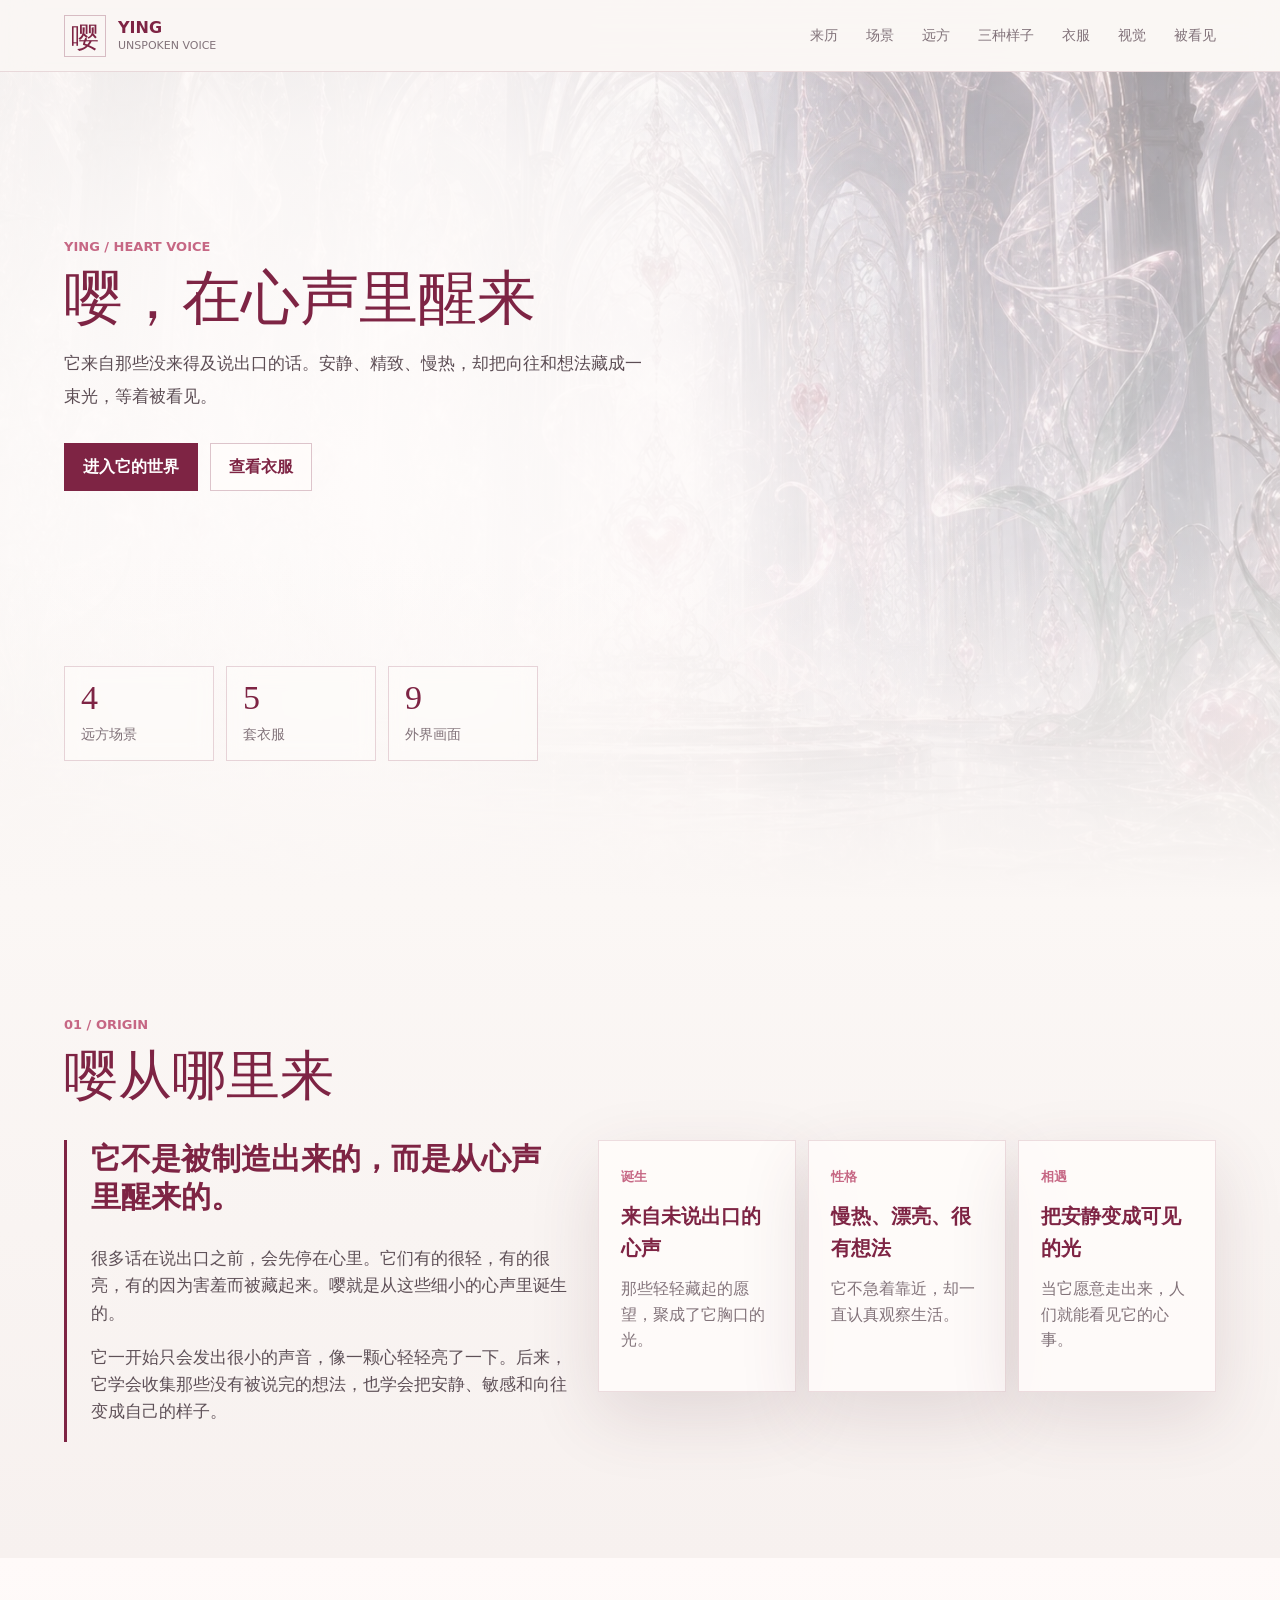
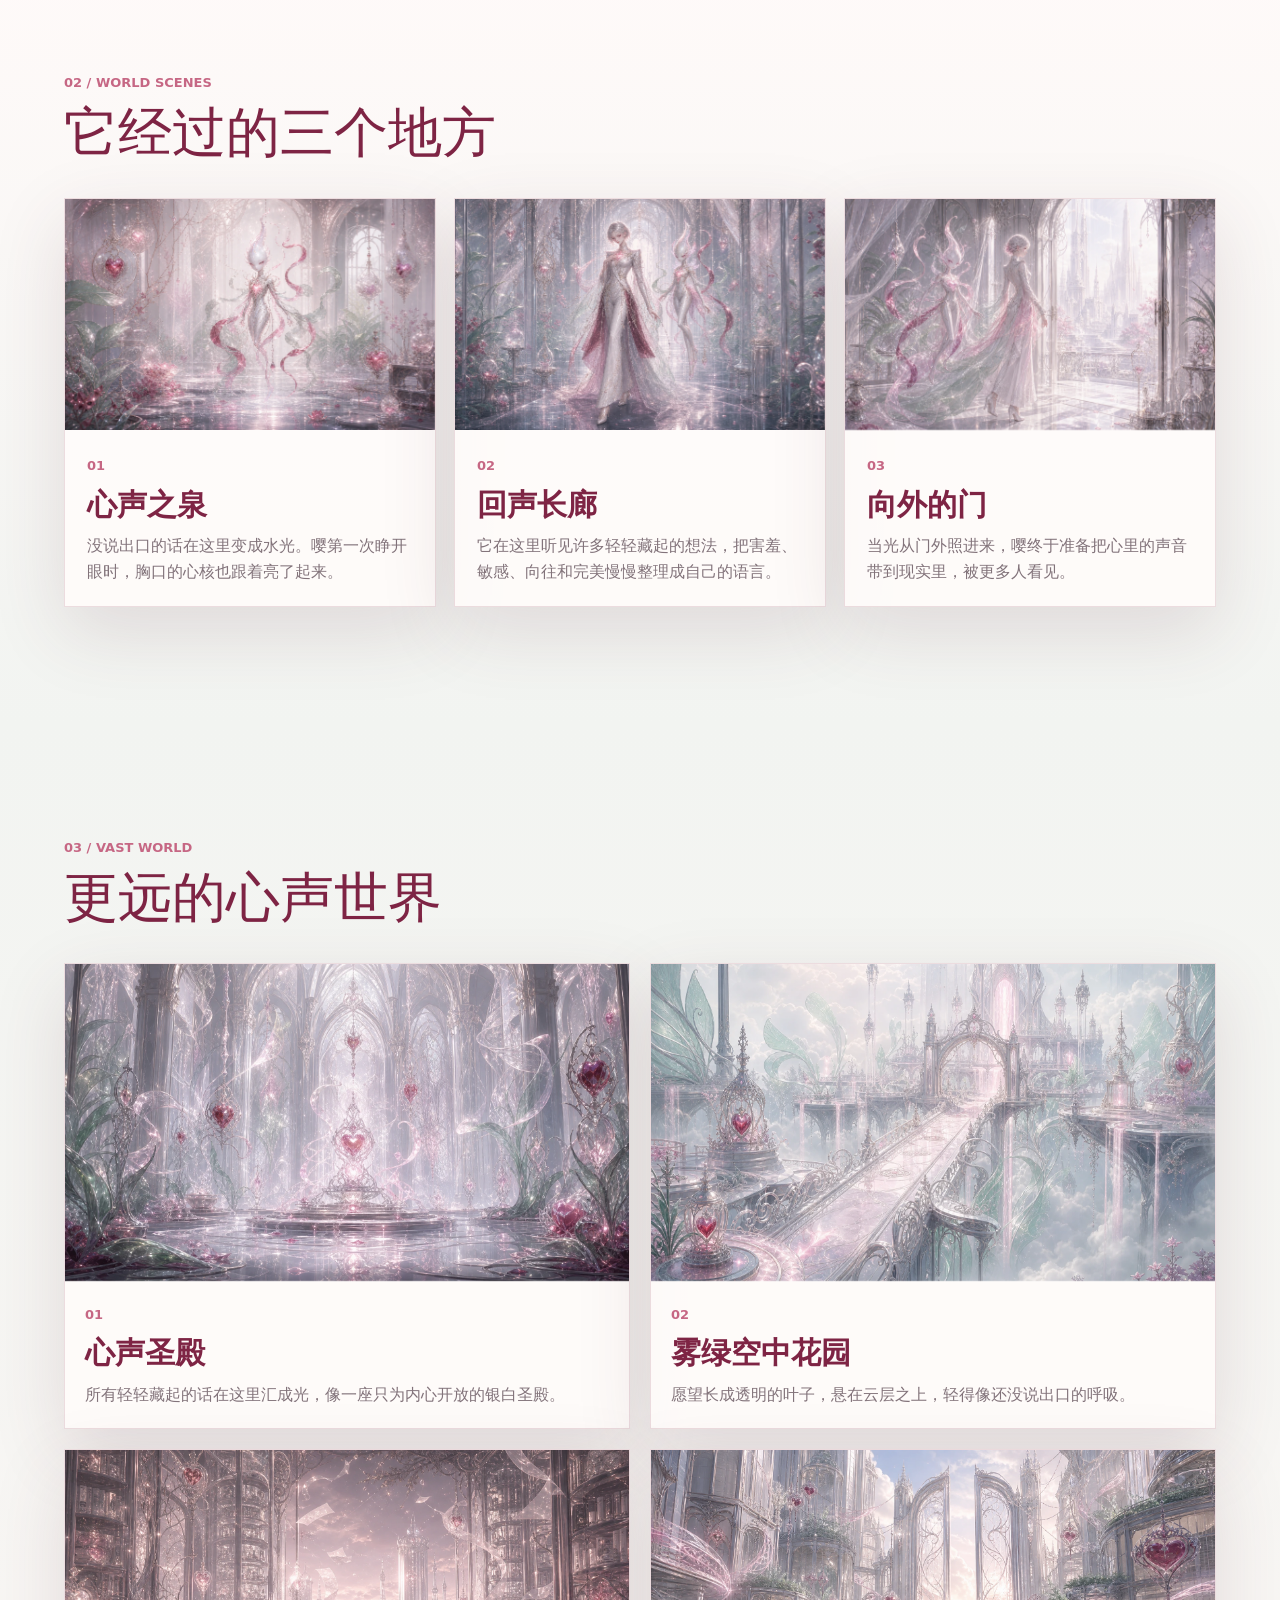
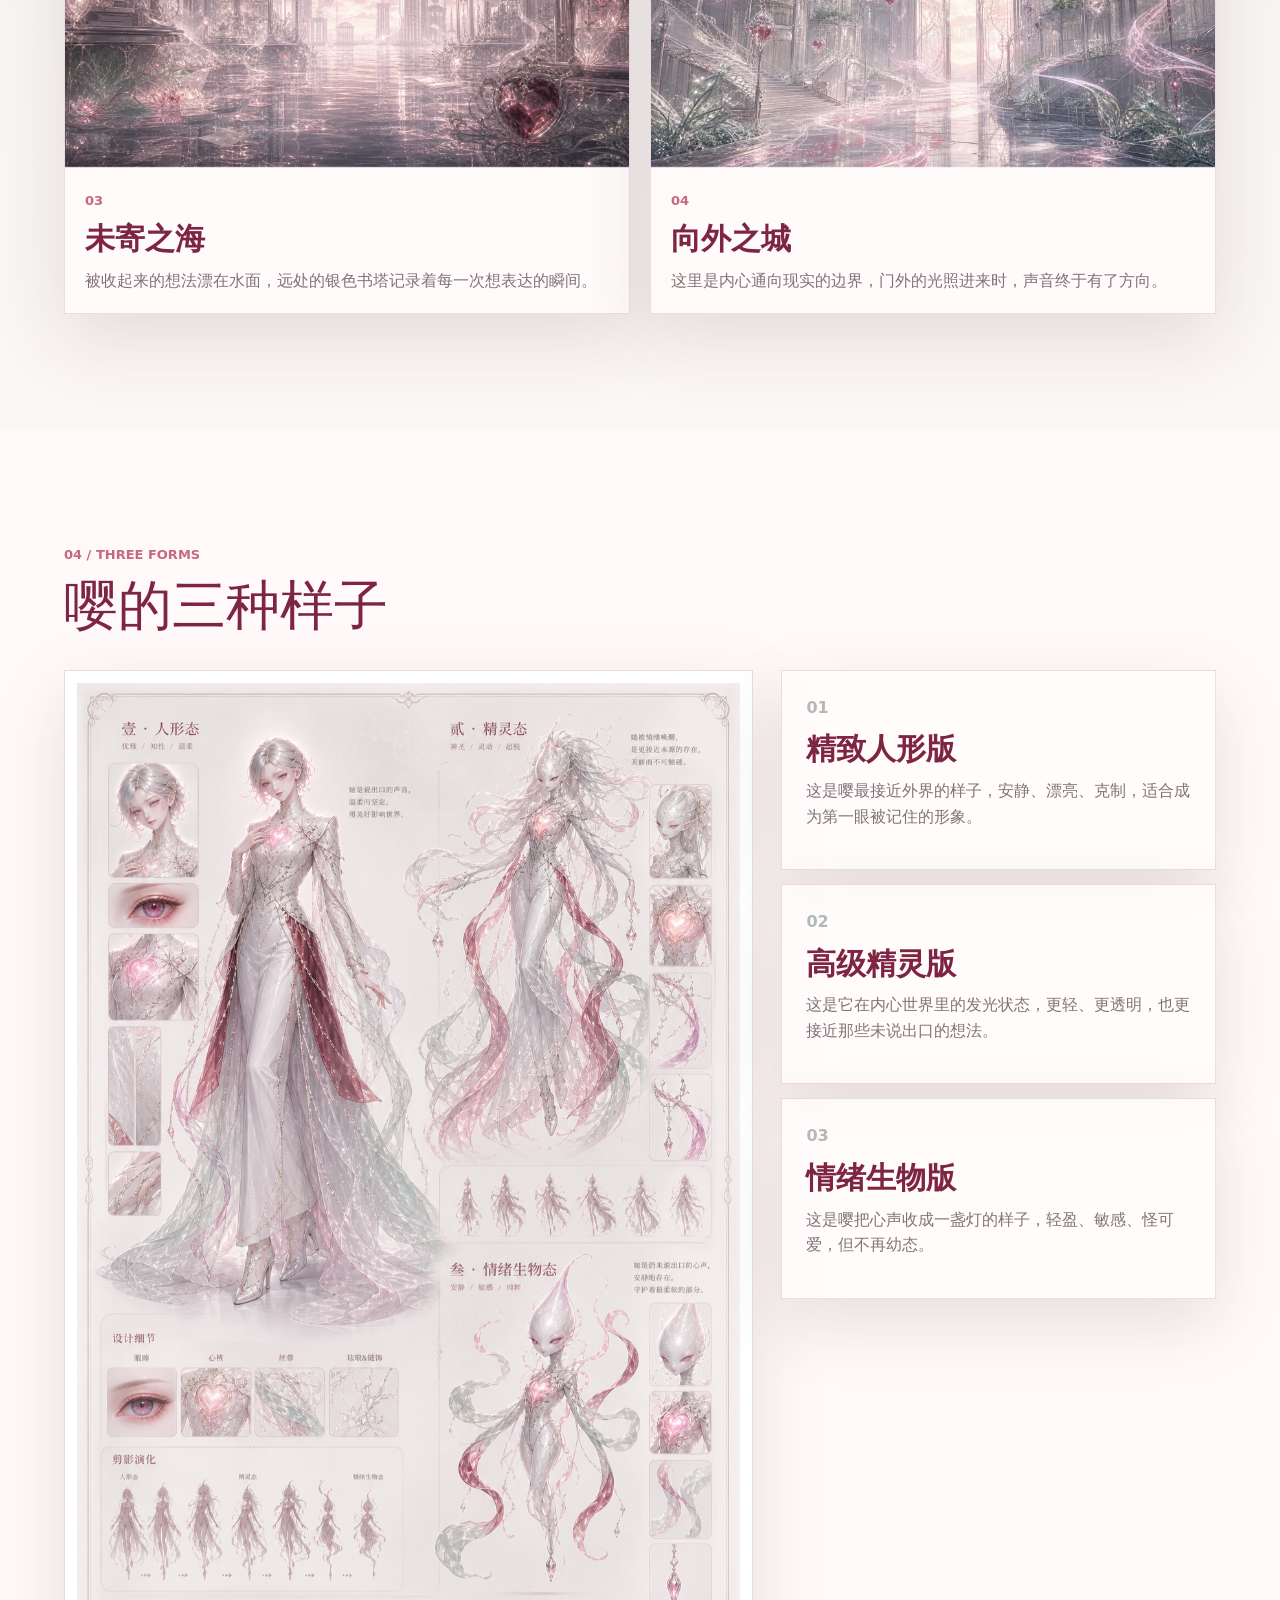
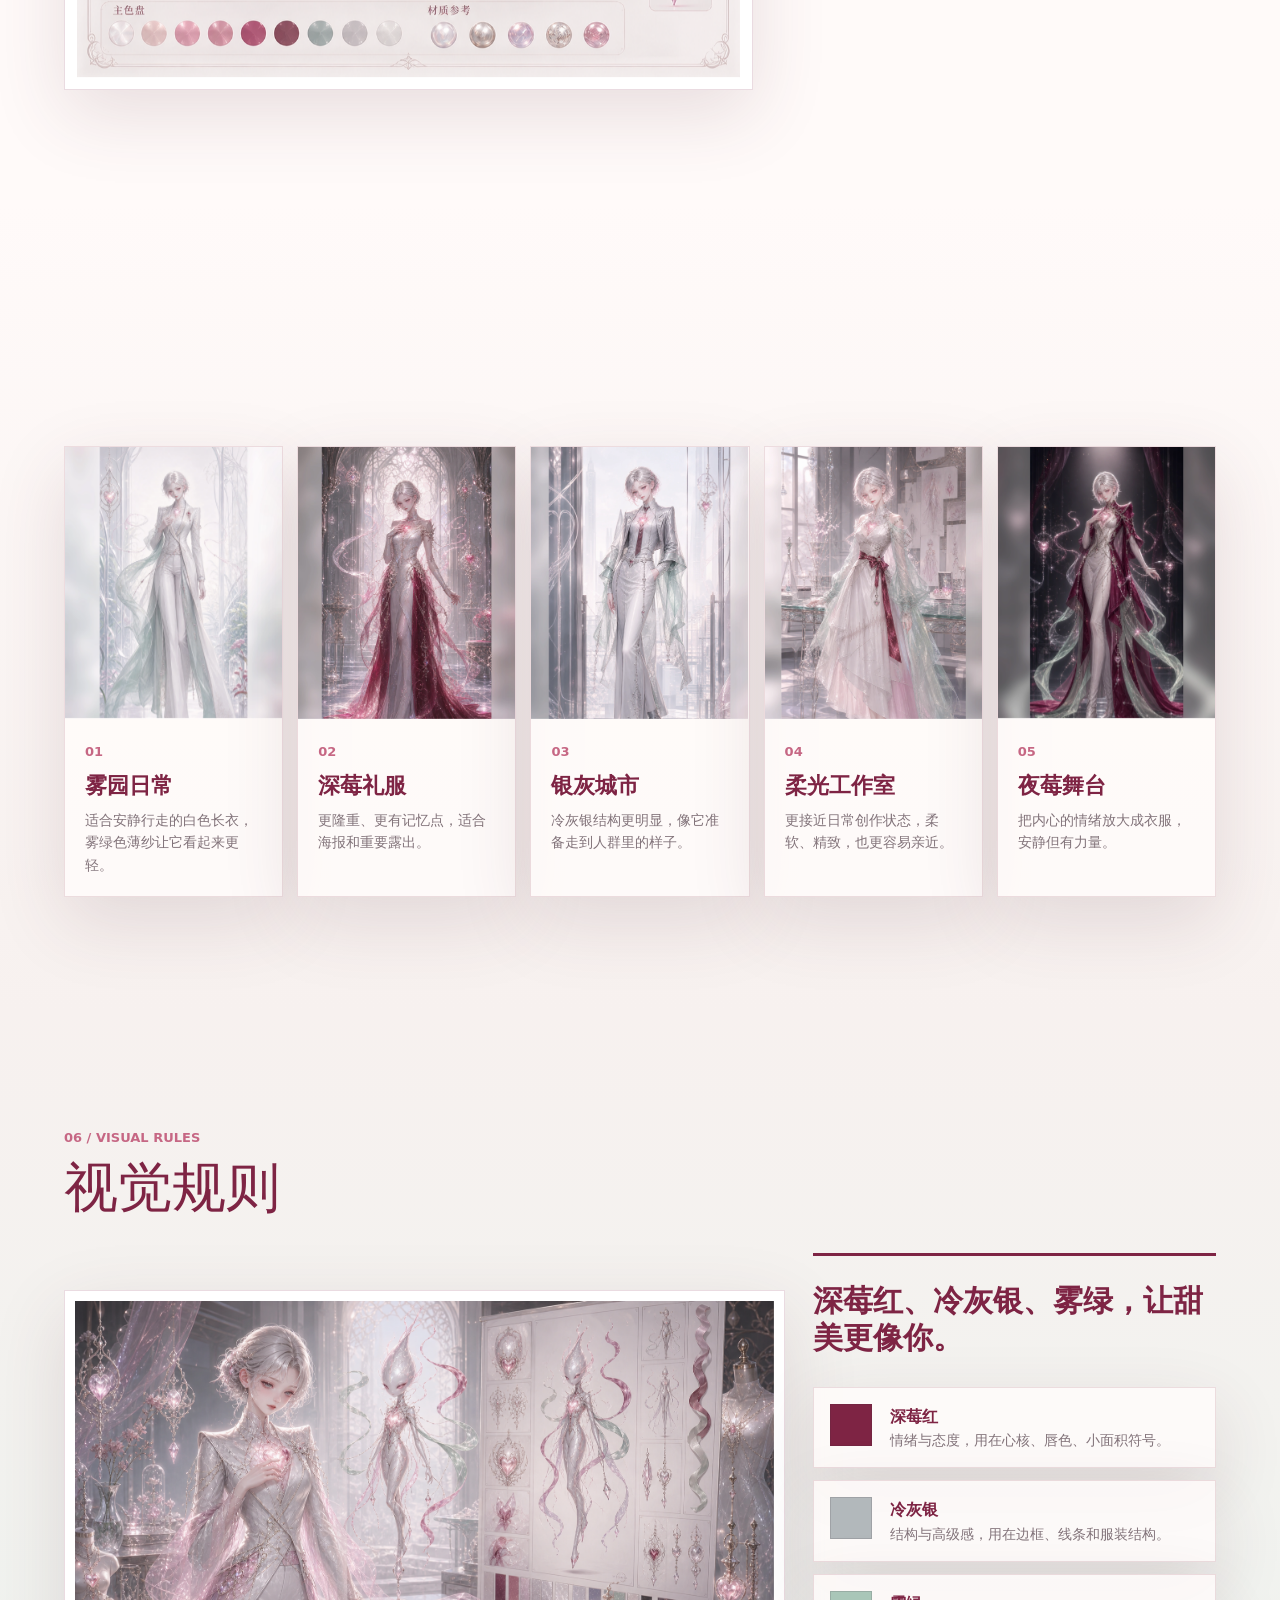
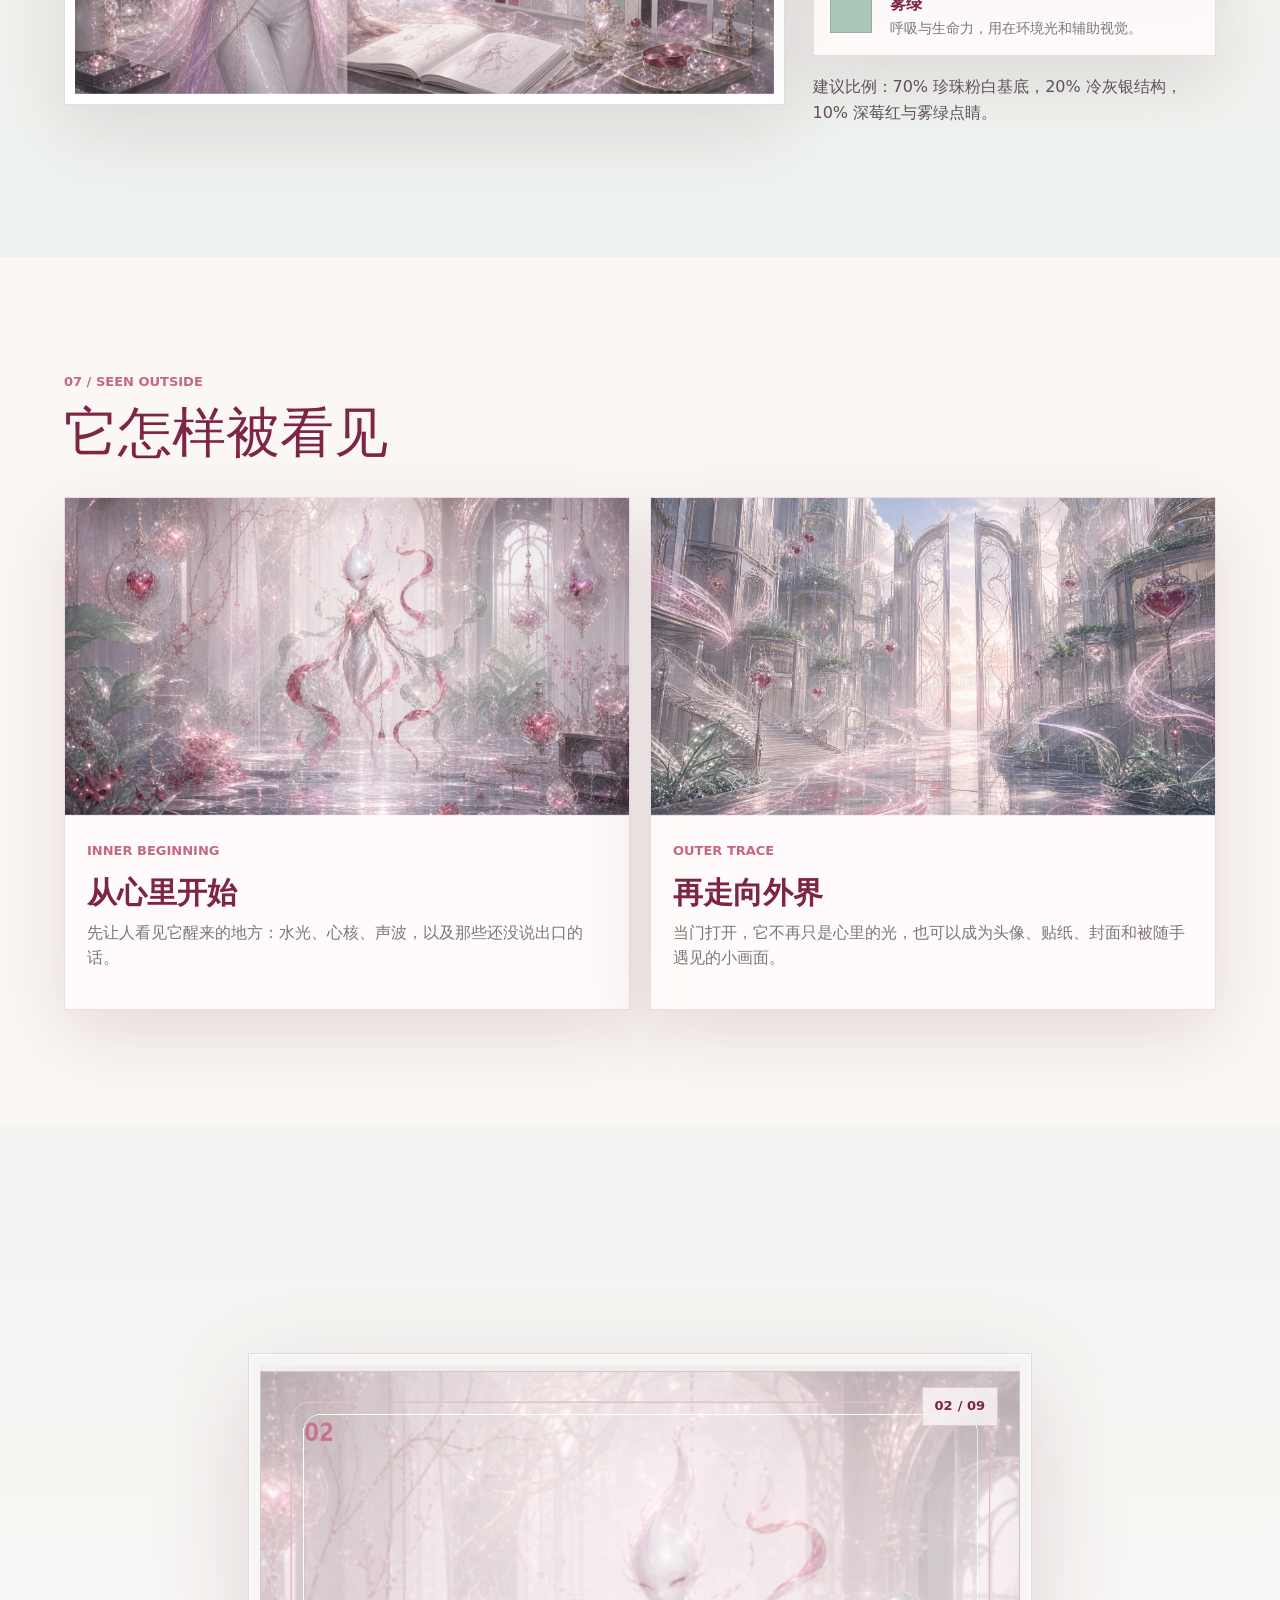
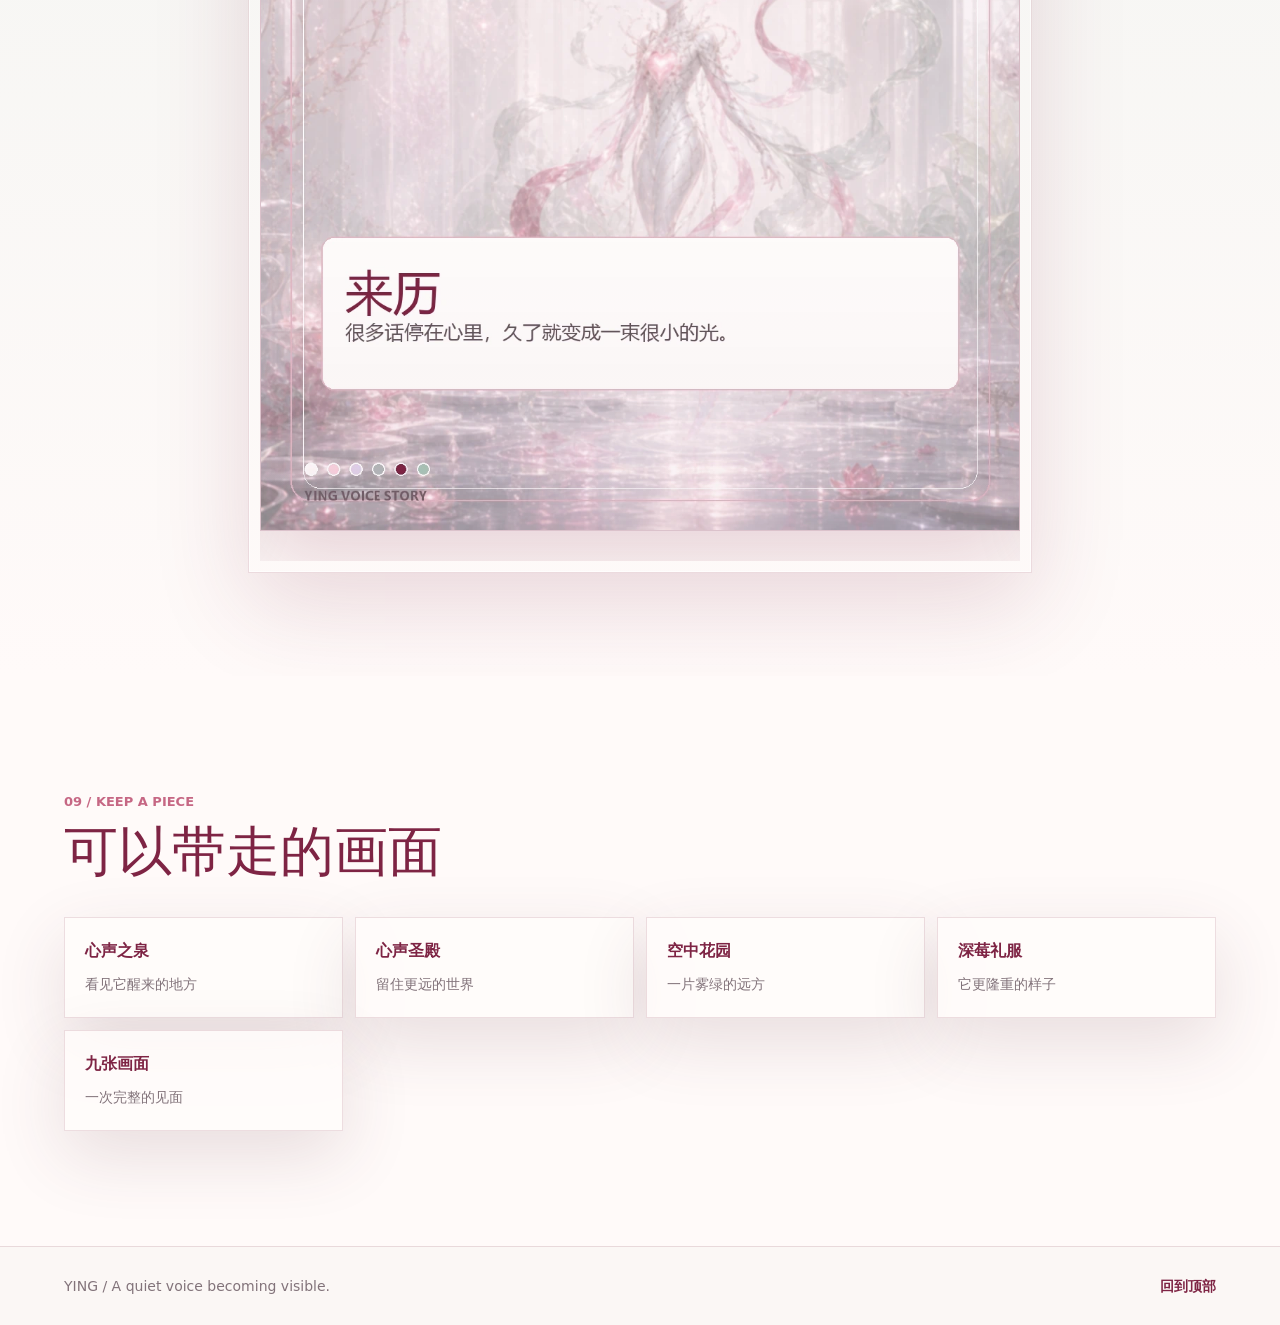
<file: index.html>
﻿<!doctype html>
<html lang="zh-CN">
  <head>
    <meta charset="utf-8" />
    <meta name="viewport" content="width=device-width, initial-scale=1" />
    <title>嘤 | 心声世界</title>
    <meta
      name="description"
      content="嘤从没说出口的心声里醒来，带着甜美、精致、怪可爱的气质，慢慢走向外界。"
    />
    <link rel="stylesheet" href="./styles.css?v=spirit-v2" />
  </head>
  <body>
    <header class="site-header" aria-label="页面导航">
      <a class="brand" href="#top" aria-label="返回顶部">
        <span class="brand-mark">嘤</span>
        <span>
          <strong>YING</strong>
          <small>UNSPOKEN VOICE</small>
        </span>
      </a>
      <nav class="nav-links" aria-label="页面章节">
        <a href="#concept">来历</a>
        <a href="#world">场景</a>
        <a href="#grand">远方</a>
        <a href="#forms">三种样子</a>
        <a href="#outfits">衣服</a>
        <a href="#visual">视觉</a>
        <a href="#web">被看见</a>
      </nav>
    </header>

    <main id="top">
      <section class="hero section-band">
        <div class="hero-media" aria-hidden="true">
          <img src="./assets/grand_scenes/grand_scene_01_cathedral_v1.webp" alt="" />
        </div>
        <div class="hero-content">
          <p class="eyebrow">YING / HEART VOICE</p>
          <h1>嘤，在心声里醒来</h1>
          <p class="hero-copy">
            它来自那些没来得及说出口的话。安静、精致、慢热，却把向往和想法藏成一束光，等着被看见。
          </p>
          <div class="hero-actions">
            <a class="button primary" href="#world">进入它的世界</a>
            <a class="button secondary" href="#outfits">查看衣服</a>
          </div>
        </div>
        <div class="hero-stats" aria-label="页面摘要">
          <div>
            <span>4</span>
            <p>远方场景</p>
          </div>
          <div>
            <span>5</span>
            <p>套衣服</p>
          </div>
          <div>
            <span>9</span>
            <p>外界画面</p>
          </div>
        </div>
      </section>

      <section id="concept" class="section-band intro-section">
        <div class="section-heading">
          <p class="eyebrow">01 / ORIGIN</p>
          <h2>嘤从哪里来</h2>
        </div>
        <div class="split-grid">
          <div class="copy-block">
            <h3>它不是被制造出来的，而是从心声里醒来的。</h3>
            <p>
              很多话在说出口之前，会先停在心里。它们有的很轻，有的很亮，有的因为害羞而被藏起来。嘤就是从这些细小的心声里诞生的。
            </p>
            <p>
              它一开始只会发出很小的声音，像一颗心轻轻亮了一下。后来，它学会收集那些没有被说完的想法，也学会把安静、敏感和向往变成自己的样子。
            </p>
          </div>
          <div class="principle-grid">
            <article>
              <span>诞生</span>
              <strong>来自未说出口的心声</strong>
              <p>那些轻轻藏起的愿望，聚成了它胸口的光。</p>
            </article>
            <article>
              <span>性格</span>
              <strong>慢热、漂亮、很有想法</strong>
              <p>它不急着靠近，却一直认真观察生活。</p>
            </article>
            <article>
              <span>相遇</span>
              <strong>把安静变成可见的光</strong>
              <p>当它愿意走出来，人们就能看见它的心事。</p>
            </article>
          </div>
        </div>
      </section>

      <section id="world" class="section-band world-section">
        <div class="section-heading">
          <p class="eyebrow">02 / WORLD SCENES</p>
          <h2>它经过的三个地方</h2>
        </div>
        <div class="world-grid">
          <article>
            <img src="./assets/world_scenes/ying_world_origin_v2.webp" alt="新版心声灯灵在心声之泉中诞生" />
            <div>
              <span>01</span>
              <h3>心声之泉</h3>
              <p>没说出口的话在这里变成水光。嘤第一次睁开眼时，胸口的心核也跟着亮了起来。</p>
            </div>
          </article>
          <article>
            <img src="./assets/world_scenes/ying_world_corridor_v2.webp" alt="新版心声灯灵穿过收藏心声的回廊" />
            <div>
              <span>02</span>
              <h3>回声长廊</h3>
              <p>它在这里听见许多轻轻藏起的想法，把害羞、敏感、向往和完美慢慢整理成自己的语言。</p>
            </div>
          </article>
          <article>
            <img src="./assets/world_scenes/ying_world_threshold_v2.webp" alt="新版心声灯灵站在通往外界的门边" />
            <div>
              <span>03</span>
              <h3>向外的门</h3>
              <p>当光从门外照进来，嘤终于准备把心里的声音带到现实里，被更多人看见。</p>
            </div>
          </article>
        </div>
      </section>

      <section id="grand" class="section-band grand-section">
        <div class="section-heading">
          <p class="eyebrow">03 / VAST WORLD</p>
          <h2>更远的心声世界</h2>
        </div>
        <div class="grand-grid">
          <article>
            <img src="./assets/grand_scenes/grand_scene_01_cathedral_v1.webp" alt="心声圣殿的宏伟纯场景" />
            <div>
              <span>01</span>
              <h3>心声圣殿</h3>
              <p>所有轻轻藏起的话在这里汇成光，像一座只为内心开放的银白圣殿。</p>
            </div>
          </article>
          <article>
            <img src="./assets/grand_scenes/grand_scene_02_hanging_garden_v1.webp" alt="雾绿空中花园的宏伟纯场景" />
            <div>
              <span>02</span>
              <h3>雾绿空中花园</h3>
              <p>愿望长成透明的叶子，悬在云层之上，轻得像还没说出口的呼吸。</p>
            </div>
          </article>
          <article>
            <img src="./assets/grand_scenes/grand_scene_03_sea_archive_v1.webp" alt="未寄之海的宏伟纯场景" />
            <div>
              <span>03</span>
              <h3>未寄之海</h3>
              <p>被收起来的想法漂在水面，远处的银色书塔记录着每一次想表达的瞬间。</p>
            </div>
          </article>
          <article>
            <img src="./assets/grand_scenes/grand_scene_04_threshold_city_v1.webp" alt="向外之城的宏伟纯场景" />
            <div>
              <span>04</span>
              <h3>向外之城</h3>
              <p>这里是内心通向现实的边界，门外的光照进来时，声音终于有了方向。</p>
            </div>
          </article>
        </div>
      </section>

      <section id="forms" class="section-band forms-section">
        <div class="section-heading">
          <p class="eyebrow">04 / THREE FORMS</p>
          <h2>嘤的三种样子</h2>
        </div>
        <div class="showcase-grid">
          <figure class="showcase-image">
            <img src="./assets/ying_ip_portfolio_design_board_v2.png" alt="嘤的三种样子设定板，包含新版情绪生物形态" />
          </figure>
          <div class="form-list">
            <article>
              <span>01</span>
              <h3>精致人形版</h3>
              <p>这是嘤最接近外界的样子，安静、漂亮、克制，适合成为第一眼被记住的形象。</p>
            </article>
            <article>
              <span>02</span>
              <h3>高级精灵版</h3>
              <p>这是它在内心世界里的发光状态，更轻、更透明，也更接近那些未说出口的想法。</p>
            </article>
            <article>
              <span>03</span>
              <h3>情绪生物版</h3>
              <p>这是嘤把心声收成一盏灯的样子，轻盈、敏感、怪可爱，但不再幼态。</p>
            </article>
          </div>
        </div>
      </section>

      <section id="outfits" class="section-band outfit-section">
        <div class="section-heading">
          <p class="eyebrow">05 / WARDROBE</p>
          <h2>嘤的五套衣服</h2>
        </div>
        <div class="outfit-grid">
          <article>
            <img src="./assets/outfits/outfit_01_mist_garden_daily_v1.webp" alt="嘤的雾园日常衣服" />
            <div>
              <span>01</span>
              <h3>雾园日常</h3>
              <p>适合安静行走的白色长衣，雾绿色薄纱让它看起来更轻。</p>
            </div>
          </article>
          <article>
            <img src="./assets/outfits/outfit_02_berry_ceremony_v1.webp" alt="嘤的深莓礼服衣服" />
            <div>
              <span>02</span>
              <h3>深莓礼服</h3>
              <p>更隆重、更有记忆点，适合海报和重要露出。</p>
            </div>
          </article>
          <article>
            <img src="./assets/outfits/outfit_03_silver_urban_v1.webp" alt="嘤的银灰城市衣服" />
            <div>
              <span>03</span>
              <h3>银灰城市</h3>
              <p>冷灰银结构更明显，像它准备走到人群里的样子。</p>
            </div>
          </article>
          <article>
            <img src="./assets/outfits/outfit_04_soft_studio_v1.webp" alt="嘤的柔光工作室衣服" />
            <div>
              <span>04</span>
              <h3>柔光工作室</h3>
              <p>更接近日常创作状态，柔软、精致，也更容易亲近。</p>
            </div>
          </article>
          <article>
            <img src="./assets/outfits/outfit_05_midnight_performance_v1.webp" alt="嘤的夜莓舞台衣服" />
            <div>
              <span>05</span>
              <h3>夜莓舞台</h3>
              <p>把内心的情绪放大成衣服，安静但有力量。</p>
            </div>
          </article>
        </div>
      </section>

      <section id="visual" class="section-band visual-section">
        <div class="section-heading">
          <p class="eyebrow">06 / VISUAL RULES</p>
          <h2>视觉规则</h2>
        </div>
        <div class="visual-layout">
          <figure>
            <img src="./assets/ying_ip_visual_system_raw_v2.png" alt="嘤的新版视觉氛围图" />
          </figure>
          <div class="palette-panel">
            <h3>深莓红、冷灰银、雾绿，让甜美更像你。</h3>
            <div class="palette-list">
              <div style="--swatch: #7e2444">
                <span></span>
                <strong>深莓红</strong>
                <p>情绪与态度，用在心核、唇色、小面积符号。</p>
              </div>
              <div style="--swatch: #b2b8bb">
                <span></span>
                <strong>冷灰银</strong>
                <p>结构与高级感，用在边框、线条和服装结构。</p>
              </div>
              <div style="--swatch: #a9c6b8">
                <span></span>
                <strong>雾绿</strong>
                <p>呼吸与生命力，用在环境光和辅助视觉。</p>
              </div>
            </div>
            <p class="ratio-note">建议比例：70% 珍珠粉白基底，20% 冷灰银结构，10% 深莓红与雾绿点睛。</p>
          </div>
        </div>
      </section>

      <section id="web" class="section-band web-section">
        <div class="section-heading">
          <p class="eyebrow">07 / SEEN OUTSIDE</p>
          <h2>它怎样被看见</h2>
        </div>
        <div class="web-image-grid">
          <article>
            <img src="./assets/world_scenes/ying_world_origin_v2.webp" alt="新版心声灯灵在心声之泉中醒来" />
            <div>
              <span>INNER BEGINNING</span>
              <h3>从心里开始</h3>
              <p>先让人看见它醒来的地方：水光、心核、声波，以及那些还没说出口的话。</p>
            </div>
          </article>
          <article>
            <img src="./assets/grand_scenes/grand_scene_04_threshold_city_v1.webp" alt="嘤的世界通向外界" />
            <div>
              <span>OUTER TRACE</span>
              <h3>再走向外界</h3>
              <p>当门打开，它不再只是心里的光，也可以成为头像、贴纸、封面和被随手遇见的小画面。</p>
            </div>
          </article>
        </div>
      </section>

      <section id="social" class="section-band social-section">
        <div class="section-heading">
          <p class="eyebrow">08 / FIRST GLIMPSE</p>
          <h2>留给外界的九张画面</h2>
        </div>
        <div class="post-slider">
          <div class="post-grid slider-track" aria-label="九张外界画面" tabindex="0">
            <article class="post-card social-card-img">
              <img src="./assets/social_cards/ying_ip_social_01_v2.webp" alt="嘤留给外界的画面 01" />
            </article>
            <article class="post-card social-card-img">
              <img src="./assets/social_cards/ying_ip_social_02_v2.webp" alt="嘤留给外界的画面 02" />
            </article>
            <article class="post-card social-card-img">
              <img src="./assets/social_cards/ying_ip_social_03_v2.webp" alt="嘤留给外界的画面 03" />
            </article>
            <article class="post-card social-card-img">
              <img src="./assets/social_cards/ying_ip_social_04_v2.webp" alt="嘤留给外界的画面 04" />
            </article>
            <article class="post-card social-card-img">
              <img src="./assets/social_cards/ying_ip_social_05_v2.webp" alt="嘤留给外界的画面 05" />
            </article>
            <article class="post-card social-card-img">
              <img src="./assets/social_cards/ying_ip_social_06_v2.webp" alt="嘤留给外界的画面 06" />
            </article>
            <article class="post-card social-card-img">
              <img src="./assets/social_cards/ying_ip_social_07_v2.webp" alt="嘤留给外界的画面 07" />
            </article>
            <article class="post-card social-card-img">
              <img src="./assets/social_cards/ying_ip_social_08_v2.webp" alt="嘤留给外界的画面 08" />
            </article>
            <article class="post-card social-card-img">
              <img src="./assets/social_cards/ying_ip_social_09_v2.webp" alt="嘤留给外界的画面 09" />
            </article>
          </div>
          <div class="gallery-counter" aria-hidden="true">
            <span data-gallery-current>01</span>
            <span>/ 09</span>
          </div>
        </div>
      </section>

      <section class="section-band download-section">
        <div class="section-heading">
          <p class="eyebrow">09 / KEEP A PIECE</p>
          <h2>可以带走的画面</h2>
        </div>
        <div class="download-grid">
          <a href="./assets/world_scenes/ying_world_origin_v2.webp" download>
            <strong>心声之泉</strong>
            <span>看见它醒来的地方</span>
          </a>
          <a href="./assets/grand_scenes/grand_scene_01_cathedral_v1.webp" download>
            <strong>心声圣殿</strong>
            <span>留住更远的世界</span>
          </a>
          <a href="./assets/grand_scenes/grand_scene_02_hanging_garden_v1.webp" download>
            <strong>空中花园</strong>
            <span>一片雾绿的远方</span>
          </a>
          <a href="./assets/outfits/outfit_02_berry_ceremony_v1.webp" download>
            <strong>深莓礼服</strong>
            <span>它更隆重的样子</span>
          </a>
          <a href="./assets/social_cards/ying_ip_social_contact_sheet_v2.png" download>
            <strong>九张画面</strong>
            <span>一次完整的见面</span>
          </a>
        </div>
      </section>
    </main>

    <footer class="site-footer">
      <p>YING / A quiet voice becoming visible.</p>
      <a href="#top">回到顶部</a>
    </footer>

    <script src="./scripts.js?v=spirit-v2"></script>
  </body>
</html>
</file>
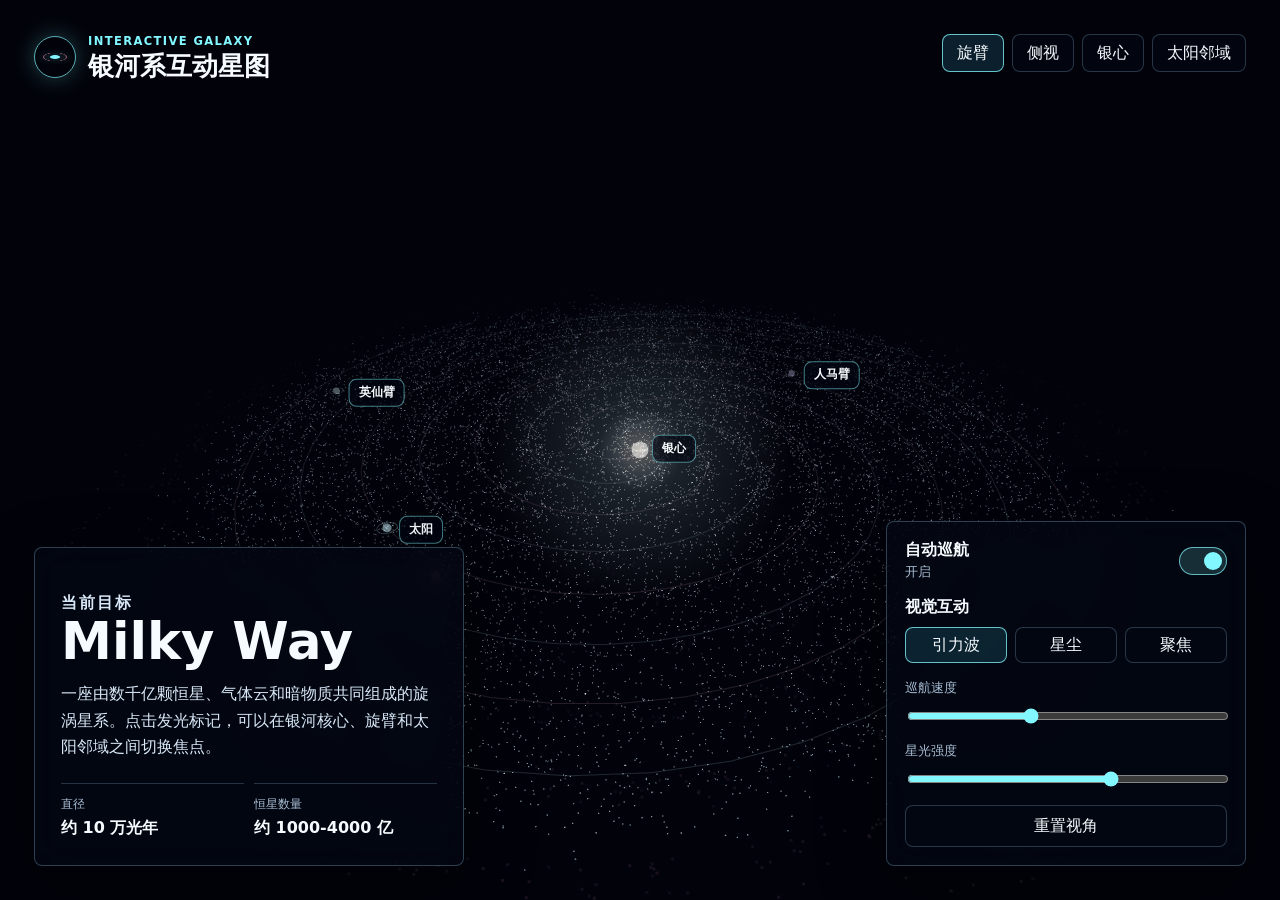
<file: galaxy/index.html>
<!doctype html>
<html lang="zh-CN">
  <head>
    <meta charset="UTF-8" />
    <meta name="viewport" content="width=device-width, initial-scale=1.0" />
    <meta
      name="description"
      content="一个可旋转、可缩放、可探索的银河系 3D 交互网站。"
    />
    <title>银河系互动星图</title>
    <script type="module" crossorigin src="./assets/index-CDCTfq4q.js"></script>
    <link rel="stylesheet" crossorigin href="./assets/index-ds8eOY4M.css">
  </head>
  <body>
    <canvas id="galaxy-canvas" aria-label="银河系 3D 互动星图"></canvas>

    <div class="hud" aria-live="polite">
      <header class="topbar">
        <a class="brand" href="#" aria-label="银河系互动星图首页">
          <span class="brand-mark"></span>
          <span>
            <span class="eyebrow">Interactive Galaxy</span>
            <strong>银河系互动星图</strong>
          </span>
        </a>

        <nav class="view-controls" aria-label="切换银河视角">
          <button class="is-active" type="button" data-view="spiral">旋臂</button>
          <button type="button" data-view="edge">侧视</button>
          <button type="button" data-view="core">银心</button>
          <button type="button" data-view="local">太阳邻域</button>
        </nav>
      </header>

      <main class="content-shell">
        <section class="info-panel panel" id="info-panel">
          <p class="eyebrow" id="selected-kicker">当前目标</p>
          <h1 id="selected-title">Milky Way</h1>
          <p id="selected-copy">
            一座由数千亿颗恒星、气体云和暗物质共同组成的旋涡星系。点击发光标记，可以在银河核心、旋臂和太阳邻域之间切换焦点。
          </p>
          <dl class="stats-grid" id="stats-grid">
            <div>
              <dt>直径</dt>
              <dd>约 10 万光年</dd>
            </div>
            <div>
              <dt>恒星数量</dt>
              <dd>约 1000-4000 亿</dd>
            </div>
          </dl>
        </section>
      </main>

      <aside class="control-panel panel" aria-label="星图控制台">
        <div class="control-row">
          <span>
            <span class="control-title">自动巡航</span>
            <span class="control-note" id="orbit-state">开启</span>
          </span>
          <label class="switch">
            <input id="auto-rotate" type="checkbox" checked />
            <span></span>
          </label>
        </div>

        <div class="mode-row" aria-label="视觉互动模式">
          <span class="control-title">视觉互动</span>
          <div class="mode-buttons">
            <button class="is-active" type="button" data-effect="gravity">引力波</button>
            <button type="button" data-effect="stardust">星尘</button>
            <button type="button" data-effect="focus">聚焦</button>
          </div>
        </div>

        <label class="slider-row" for="speed-control">
          <span>巡航速度</span>
          <input id="speed-control" type="range" min="0" max="100" value="38" />
        </label>

        <label class="slider-row" for="glow-control">
          <span>星光强度</span>
          <input id="glow-control" type="range" min="0" max="100" value="64" />
        </label>

        <button class="reset-button" type="button" id="reset-view">重置视角</button>
      </aside>
    </div>

    <div class="marker-layer" id="marker-layer" aria-hidden="false"></div>
    <div class="cursor-orb" id="cursor-orb" aria-hidden="true"></div>
    <div class="loading" id="loading">正在点亮星图...</div>

  </body>
</html>
</file>
<file: styles.css>
:root {
  color-scheme: light;
  --bg: #fbf7f5;
  --bg-soft: #fffaf9;
  --ink: #49373f;
  --muted: #82737a;
  --line: #ead2d8;
  --blush: #ffd9e5;
  --rose: #c66784;
  --berry: #7e2444;
  --silver: #b2b8bb;
  --mist: #a9c6b8;
  --lavender: #e4d5ec;
  --panel: rgba(255, 252, 251, 0.84);
  --shadow: 0 24px 70px rgba(92, 52, 67, 0.14);
}

* {
  box-sizing: border-box;
}

html {
  scroll-behavior: smooth;
}

body {
  margin: 0;
  background: var(--bg);
  color: var(--ink);
  font-family: "Noto Sans SC", "Microsoft YaHei", "PingFang SC", system-ui, sans-serif;
  line-height: 1.6;
  overflow-x: hidden;
  isolation: isolate;
}

body::before {
  content: "";
  position: fixed;
  inset: 0;
  z-index: 0;
  background:
    linear-gradient(115deg, rgba(255, 255, 255, 0) 12%, rgba(255, 255, 255, 0.38) 44%, rgba(255, 255, 255, 0) 72%),
    linear-gradient(180deg, rgba(169, 198, 184, 0.08) 0%, rgba(126, 36, 68, 0.06) 100%);
  background-size: 180% 180%, 100% 100%;
  opacity: 0.7;
  pointer-events: none;
  animation: page-veil 16s ease-in-out infinite alternate;
}

main,
.site-footer {
  position: relative;
  z-index: 1;
}

img {
  display: block;
  max-width: 100%;
}

a {
  color: inherit;
  text-decoration: none;
}

.site-header {
  position: sticky;
  top: 0;
  z-index: 20;
  display: flex;
  align-items: center;
  justify-content: space-between;
  min-height: 72px;
  padding: 14px clamp(20px, 5vw, 72px);
  border-bottom: 1px solid rgba(126, 36, 68, 0.14);
  background: rgba(251, 247, 245, 0.82);
  backdrop-filter: blur(18px);
}

.brand {
  display: inline-flex;
  align-items: center;
  gap: 12px;
}

.brand-mark {
  display: grid;
  place-items: center;
  width: 42px;
  height: 42px;
  border: 1px solid rgba(126, 36, 68, 0.28);
  color: var(--berry);
  font-family: "Noto Serif SC", serif;
  font-size: 28px;
}

.brand strong,
.brand small {
  display: block;
  line-height: 1.1;
}

.brand strong {
  color: var(--berry);
  letter-spacing: 0;
}

.brand small {
  margin-top: 4px;
  color: var(--muted);
  font-size: 11px;
}

.nav-links {
  display: flex;
  align-items: center;
  gap: clamp(12px, 2.2vw, 28px);
  color: var(--muted);
  font-size: 14px;
}

.nav-links a {
  position: relative;
  padding: 8px 0;
}

.nav-links a::after {
  content: "";
  position: absolute;
  left: 0;
  right: 0;
  bottom: 2px;
  height: 1px;
  background: currentColor;
  transform: scaleX(0);
  transform-origin: left center;
  transition: transform 0.28s ease;
}

.nav-links a:hover {
  color: var(--berry);
}

.nav-links a:hover::after {
  transform: scaleX(1);
}

.section-band {
  position: relative;
  padding: clamp(72px, 9vw, 132px) clamp(20px, 5vw, 72px);
  scroll-margin-top: 86px;
}

.section-heading {
  width: min(1180px, 100%);
  margin: 0 auto 34px;
}

.eyebrow {
  margin: 0 0 10px;
  color: var(--rose);
  font-size: 13px;
  font-weight: 800;
  letter-spacing: 0;
  text-transform: uppercase;
}

h1,
h2,
h3,
p {
  margin-top: 0;
}

h1,
h2 {
  font-family: "Noto Serif SC", "Songti SC", serif;
  font-weight: 500;
  letter-spacing: 0;
}

h1 {
  max-width: 980px;
  margin-bottom: 22px;
  color: var(--berry);
  font-size: clamp(42px, 6vw, 84px);
  line-height: 1.08;
  overflow-wrap: anywhere;
}

h2 {
  margin-bottom: 0;
  color: var(--berry);
  font-size: clamp(34px, 4.2vw, 58px);
  line-height: 1.12;
}

h3 {
  color: var(--berry);
  font-size: clamp(22px, 2.4vw, 30px);
  line-height: 1.25;
}

.hero {
  min-height: calc(100vh - 72px);
  display: grid;
  align-items: center;
  overflow: hidden;
  padding-top: clamp(92px, 9vw, 132px);
  padding-bottom: clamp(58px, 7vw, 96px);
}

.hero::after {
  content: "";
  position: absolute;
  inset: auto 0 0;
  height: 42%;
  background: linear-gradient(0deg, var(--bg) 0%, rgba(251, 247, 245, 0) 100%);
  pointer-events: none;
}

.hero-media {
  position: absolute;
  inset: 0;
}

.hero-media img {
  width: 100%;
  height: 100%;
  object-fit: cover;
  object-position: center center;
  filter: saturate(0.92) contrast(0.96);
  transform: scale(1.02);
  animation: hero-drift 18s ease-in-out infinite alternate;
}

.hero-media::after {
  content: "";
  position: absolute;
  inset: 0;
  background:
    radial-gradient(circle at 28% 48%, rgba(255, 252, 251, 0.94) 0%, rgba(255, 252, 251, 0.76) 33%, rgba(255, 252, 251, 0) 62%),
    linear-gradient(90deg, rgba(251, 247, 245, 0.9) 0%, rgba(251, 247, 245, 0.68) 36%, rgba(251, 247, 245, 0.22) 64%, rgba(251, 247, 245, 0.38) 100%),
    linear-gradient(180deg, rgba(251, 247, 245, 0.12) 0%, rgba(251, 247, 245, 0.74) 100%);
}

.hero-content,
.hero-stats {
  position: relative;
  z-index: 1;
}

.hero-content {
  width: min(900px, 100%);
}

.hero h1 {
  max-width: 900px;
  margin-bottom: 18px;
  font-size: clamp(44px, 4.6vw, 72px);
  line-height: 1.05;
  white-space: nowrap;
}

.hero-copy {
  max-width: 590px;
  margin-bottom: 30px;
  color: #5c4d54;
  font-size: clamp(16px, 1.35vw, 19px);
  line-height: 1.9;
}

.hero-actions {
  display: flex;
  flex-wrap: wrap;
  gap: 12px;
}

.button,
.copy-button {
  position: relative;
  display: inline-flex;
  min-height: 44px;
  align-items: center;
  justify-content: center;
  border: 1px solid transparent;
  padding: 10px 18px;
  font: inherit;
  font-weight: 700;
  cursor: pointer;
  overflow: hidden;
  transition: transform 0.2s ease, border-color 0.2s ease, background 0.2s ease;
}

.button::after,
.copy-button::after {
  content: "";
  position: absolute;
  inset: 0;
  background: linear-gradient(105deg, rgba(255, 255, 255, 0) 20%, rgba(255, 255, 255, 0.34) 50%, rgba(255, 255, 255, 0) 78%);
  transform: translateX(-120%);
  transition: transform 0.55s ease;
}

.button:hover,
.copy-button:hover {
  transform: translateY(-1px);
}

.button:hover::after,
.copy-button:hover::after {
  transform: translateX(120%);
}

.button.primary,
.copy-button {
  background: var(--berry);
  color: #fff;
}

.button.secondary {
  border-color: rgba(126, 36, 68, 0.26);
  background: rgba(255, 252, 251, 0.68);
  color: var(--berry);
}

.hero-stats {
  display: grid;
  grid-template-columns: repeat(3, minmax(0, 150px));
  gap: 12px;
  width: min(510px, 100%);
  margin-top: clamp(52px, 6vw, 88px);
}

.hero-stats div {
  border: 1px solid rgba(126, 36, 68, 0.18);
  background: rgba(255, 252, 251, 0.48);
  padding: 14px 16px;
  backdrop-filter: blur(10px);
}

.hero-stats span {
  display: block;
  color: var(--berry);
  font-family: "Noto Serif SC", serif;
  font-size: 34px;
  line-height: 1;
}

.hero-stats p {
  margin: 8px 0 0;
  color: var(--muted);
  font-size: 14px;
}

.intro-section {
  background: linear-gradient(180deg, var(--bg) 0%, #f7f1ef 100%);
}

.split-grid,
.showcase-grid,
.visual-layout {
  display: grid;
  width: min(1180px, 100%);
  margin: 0 auto;
  gap: 28px;
}

.split-grid {
  grid-template-columns: minmax(0, 0.9fr) minmax(360px, 1.1fr);
  align-items: start;
}

.copy-block {
  border-left: 3px solid var(--berry);
  padding-left: 24px;
}

.copy-block p {
  color: #5e5057;
  font-size: 17px;
}

.principle-grid {
  display: grid;
  grid-template-columns: repeat(3, minmax(0, 1fr));
  gap: 12px;
}

.principle-grid article,
.form-list article,
.copy-card,
.post-card,
.download-grid a,
.palette-list > div,
.web-image-grid article {
  border: 1px solid rgba(126, 36, 68, 0.14);
  background: var(--panel);
  box-shadow: var(--shadow);
}

.principle-grid article {
  min-height: 228px;
  padding: 22px;
}

.principle-grid span,
.web-image-grid span,
.copy-card span {
  display: inline-block;
  margin-bottom: 12px;
  color: var(--rose);
  font-size: 13px;
  font-weight: 800;
  letter-spacing: 0;
}

.principle-grid strong {
  display: block;
  margin-bottom: 12px;
  color: var(--berry);
  font-size: 20px;
}

.principle-grid p,
.form-list p,
.palette-list p,
.web-image-grid p,
.post-card p,
.copy-card p,
.download-grid span {
  color: var(--muted);
}

.forms-section {
  background: #fffaf9;
}

.outfit-section {
  background: linear-gradient(180deg, #fffaf9 0%, #f7f1ef 100%);
}

.world-section {
  background: linear-gradient(180deg, #fffaf9 0%, #f2f4f1 100%);
}

.world-grid {
  display: grid;
  width: min(1180px, 100%);
  margin: 0 auto;
  grid-template-columns: repeat(3, minmax(0, 1fr));
  gap: 18px;
}

.world-grid article {
  overflow: hidden;
  border: 1px solid rgba(126, 36, 68, 0.14);
  background: var(--panel);
  box-shadow: var(--shadow);
}

.world-grid article,
.grand-grid article,
.outfit-grid article,
.web-image-grid article,
.principle-grid article,
.form-list article,
.palette-list > div,
.download-grid a {
  transition: transform 0.32s ease, border-color 0.32s ease, box-shadow 0.32s ease;
}

.world-grid article:hover,
.grand-grid article:hover,
.outfit-grid article:hover,
.web-image-grid article:hover,
.principle-grid article:hover,
.form-list article:hover,
.palette-list > div:hover,
.download-grid a:hover {
  transform: translateY(-4px);
  border-color: rgba(126, 36, 68, 0.26);
  box-shadow: 0 30px 86px rgba(92, 52, 67, 0.18);
}

.world-grid img {
  width: 100%;
  aspect-ratio: 16 / 10;
  object-fit: cover;
}

.world-grid img,
.grand-grid img,
.outfit-grid img,
.showcase-image img,
.visual-layout img,
.web-image-grid img {
  transition: transform 0.9s ease, filter 0.9s ease;
  will-change: transform;
}

.world-grid article:hover img,
.grand-grid article:hover img,
.outfit-grid article:hover img,
.showcase-image:hover img,
.visual-layout figure:hover img,
.web-image-grid article:hover img {
  transform: scale(1.035);
  filter: saturate(1.03) contrast(1.02);
}

.world-grid div {
  padding: 22px;
}

.world-grid span {
  color: var(--rose);
  font-size: 13px;
  font-weight: 900;
}

.world-grid h3 {
  margin: 8px 0 10px;
}

.world-grid p {
  margin: 0;
  color: var(--muted);
}

.grand-section {
  background: linear-gradient(180deg, #f2f4f1 0%, #fbf7f5 100%);
}

.grand-grid {
  display: grid;
  width: min(1180px, 100%);
  margin: 0 auto;
  grid-template-columns: repeat(2, minmax(0, 1fr));
  gap: 20px;
}

.outfit-grid {
  display: grid;
  width: min(1180px, 100%);
  margin: 0 auto;
  grid-template-columns: repeat(5, minmax(0, 1fr));
  gap: 14px;
}

.grand-grid article,
.outfit-grid article {
  overflow: hidden;
  border: 1px solid rgba(126, 36, 68, 0.14);
  background: var(--panel);
  box-shadow: var(--shadow);
}

.grand-grid img {
  width: 100%;
  aspect-ratio: 16 / 9;
  object-fit: cover;
}

.outfit-grid img {
  width: 100%;
  aspect-ratio: 4 / 5;
  object-fit: cover;
  object-position: center top;
}

.grand-grid div,
.outfit-grid div {
  padding: 20px;
}

.outfit-grid div {
  min-height: 178px;
}

.grand-grid span,
.outfit-grid span {
  color: var(--rose);
  font-size: 13px;
  font-weight: 900;
}

.grand-grid h3,
.outfit-grid h3 {
  margin: 8px 0 10px;
}

.outfit-grid h3 {
  font-size: clamp(20px, 1.7vw, 24px);
}

.grand-grid p,
.outfit-grid p {
  margin: 0;
  color: var(--muted);
}

.outfit-grid p {
  font-size: 14px;
}

.showcase-grid {
  grid-template-columns: minmax(0, 0.92fr) minmax(320px, 0.58fr);
  align-items: start;
}

.showcase-image {
  margin: 0;
  border: 1px solid rgba(126, 36, 68, 0.16);
  background: #fff;
  padding: 12px;
  box-shadow: var(--shadow);
  overflow: hidden;
}

.showcase-image img {
  width: 100%;
  max-height: 1120px;
  object-fit: cover;
  object-position: center top;
}

.form-list {
  display: grid;
  gap: 14px;
  position: sticky;
  top: 98px;
}

.form-list article {
  padding: 24px;
}

.form-list span {
  color: var(--silver);
  font-weight: 900;
}

.form-list h3 {
  margin: 10px 0 10px;
}

.visual-section {
  background: linear-gradient(180deg, #f7f1ef 0%, #eef3ef 100%);
}

.visual-layout {
  grid-template-columns: minmax(0, 1fr) minmax(330px, 0.56fr);
  align-items: center;
}

.visual-layout figure {
  margin: 0;
  border: 1px solid rgba(126, 36, 68, 0.16);
  background: #fff;
  padding: 10px;
  box-shadow: var(--shadow);
  overflow: hidden;
}

.visual-layout img {
  width: 100%;
  aspect-ratio: 16 / 9;
  object-fit: cover;
}

.palette-panel {
  border-top: 3px solid var(--berry);
  padding-top: 26px;
}

.palette-list {
  display: grid;
  gap: 12px;
}

.palette-list > div {
  display: grid;
  grid-template-columns: 46px 1fr;
  column-gap: 14px;
  padding: 16px;
}

.palette-list span {
  grid-row: span 2;
  width: 42px;
  height: 42px;
  background: var(--swatch);
  border: 1px solid rgba(67, 46, 56, 0.16);
}

.palette-list strong {
  color: var(--berry);
}

.palette-list p {
  margin-bottom: 0;
  font-size: 14px;
}

.ratio-note {
  margin-top: 18px;
  color: #5e5057;
}

.web-section {
  background: #fbf7f5;
}

.web-image-grid {
  display: grid;
  width: min(1180px, 100%);
  margin: 0 auto;
  grid-template-columns: repeat(2, minmax(0, 1fr));
  gap: 20px;
}

.web-image-grid article {
  overflow: hidden;
}

.web-image-grid img {
  width: 100%;
  aspect-ratio: 16 / 9;
  object-fit: cover;
}

.web-image-grid div {
  padding: 22px;
}

.web-image-grid h3 {
  margin-bottom: 8px;
}

.social-section {
  overflow: hidden;
  background: linear-gradient(180deg, #f2f4f1 0%, #fffaf9 100%);
}

.post-grid {
  display: grid;
  grid-template-columns: repeat(3, minmax(0, 1fr));
  gap: 12px;
}

.post-slider {
  position: relative;
  width: min(760px, 100%);
  margin: 0 auto;
}

.post-slider::before {
  content: "";
  position: absolute;
  inset: -12px;
  border: 1px solid rgba(126, 36, 68, 0.14);
  box-shadow:
    0 30px 90px rgba(126, 36, 68, 0.16),
    0 0 0 1px rgba(255, 255, 255, 0.68) inset;
  pointer-events: none;
}

.post-slider::after {
  content: "";
  position: absolute;
  inset: 6px 0 30px;
  z-index: 2;
  background: linear-gradient(110deg, rgba(255, 255, 255, 0) 18%, rgba(255, 255, 255, 0.34) 45%, rgba(255, 255, 255, 0) 72%);
  mix-blend-mode: screen;
  pointer-events: none;
  transform: translateX(-130%);
  animation: gallery-sheen 4s ease-in-out infinite;
}

.gallery-counter {
  position: absolute;
  top: 22px;
  right: 22px;
  z-index: 3;
  display: inline-flex;
  gap: 5px;
  align-items: center;
  border: 1px solid rgba(126, 36, 68, 0.16);
  background: rgba(255, 252, 251, 0.72);
  color: var(--berry);
  padding: 8px 12px;
  font-size: 13px;
  font-weight: 800;
  letter-spacing: 0;
  backdrop-filter: blur(10px);
}

.post-grid.slider-track {
  display: flex;
  grid-template-columns: none;
  gap: 24px;
  overflow-x: auto;
  overscroll-behavior-x: contain;
  padding: 6px 0 30px;
  scroll-padding-inline: 0;
  scroll-snap-type: x mandatory;
  scrollbar-width: none;
  -webkit-overflow-scrolling: touch;
  cursor: grab;
}

.post-grid.slider-track:active {
  cursor: grabbing;
}

.post-grid.slider-track.is-dragging {
  scroll-snap-type: none;
}

.post-grid.slider-track:focus-visible {
  outline: 2px solid rgba(126, 36, 68, 0.32);
  outline-offset: 8px;
}

.post-grid.slider-track::-webkit-scrollbar {
  display: none;
}

.post-card {
  position: relative;
  min-height: 216px;
  overflow: hidden;
  padding: 18px;
}

.post-card > span {
  color: var(--rose);
  font-size: 38px;
  font-weight: 900;
  line-height: 1;
}

.post-card strong {
  display: block;
  margin: 10px 0 8px;
  color: var(--berry);
  font-size: 18px;
}

.post-card p {
  margin: 0;
  font-size: 14px;
}

.post-card.image-card {
  display: flex;
  flex-direction: column;
  justify-content: end;
  padding: 0;
  background: #fff;
}

.post-card.image-card img {
  position: absolute;
  inset: 0;
  width: 100%;
  height: 100%;
  object-fit: cover;
}

.post-card.image-card::after {
  content: "";
  position: absolute;
  inset: 45% 0 0;
  background: linear-gradient(180deg, rgba(40, 26, 34, 0) 0%, rgba(40, 26, 34, 0.58) 100%);
}

.post-card.image-card strong {
  position: relative;
  z-index: 1;
  margin: 0;
  padding: 18px;
  color: #fff;
  text-shadow: 0 1px 8px rgba(40, 26, 34, 0.45);
}

.post-card.social-card-img {
  flex: 0 0 100%;
  aspect-ratio: 1;
  min-height: 0;
  padding: 0;
  background: #fff;
  scroll-snap-align: start;
  scroll-snap-stop: always;
  transition: transform 0.24s ease, border-color 0.24s ease;
}

.post-card.social-card-img::after {
  content: "";
  position: absolute;
  inset: 0;
  background:
    linear-gradient(180deg, rgba(255, 255, 255, 0.16) 0%, rgba(255, 255, 255, 0) 34%),
    linear-gradient(0deg, rgba(126, 36, 68, 0.08) 0%, rgba(126, 36, 68, 0) 46%);
  opacity: 0.55;
  pointer-events: none;
}

.post-card.social-card-img.is-active {
  border-color: rgba(126, 36, 68, 0.28);
  box-shadow:
    0 28px 76px rgba(126, 36, 68, 0.18),
    0 0 0 1px rgba(255, 255, 255, 0.72) inset;
}

.post-card.social-card-img:hover {
  transform: translateY(-4px);
  border-color: rgba(126, 36, 68, 0.24);
}

.post-card.social-card-img img {
  width: 100%;
  height: 100%;
  object-fit: cover;
}

.download-section {
  background: #fffaf9;
}

.download-grid {
  display: grid;
  width: min(1180px, 100%);
  margin: 0 auto;
  grid-template-columns: repeat(4, minmax(0, 1fr));
  gap: 12px;
}

.download-grid a {
  padding: 20px;
  transition: transform 0.2s ease, border-color 0.2s ease;
}

.download-grid a:hover {
  transform: translateY(-2px);
  border-color: rgba(126, 36, 68, 0.36);
}

.download-grid strong {
  display: block;
  margin-bottom: 8px;
  color: var(--berry);
}

.download-grid span {
  font-size: 14px;
}

.site-footer {
  display: flex;
  justify-content: space-between;
  gap: 16px;
  padding: 28px clamp(20px, 5vw, 72px);
  border-top: 1px solid rgba(126, 36, 68, 0.14);
  color: var(--muted);
  font-size: 14px;
}

.site-footer p {
  margin: 0;
}

.site-footer a {
  color: var(--berry);
  font-weight: 700;
}

.reveal-ready .reveal-item {
  opacity: 0;
  filter: blur(7px);
  transform: translateY(28px);
  transition:
    opacity 0.86s ease,
    filter 0.86s ease,
    transform 0.86s cubic-bezier(0.2, 0.76, 0.25, 1);
  transition-delay: var(--reveal-delay, 0ms);
}

.reveal-ready .reveal-item.is-visible {
  opacity: 1;
  filter: blur(0);
  transform: translateY(0);
}

.gallery-counter.is-changing {
  animation: counter-flash 0.5s ease;
}

@keyframes page-veil {
  0% {
    background-position: 0% 44%, center;
  }

  100% {
    background-position: 100% 56%, center;
  }
}

@keyframes hero-drift {
  0% {
    transform: scale(1.02) translate3d(0, 0, 0);
  }

  100% {
    transform: scale(1.065) translate3d(-1.1%, -0.8%, 0);
  }
}

@keyframes gallery-sheen {
  0%,
  42% {
    transform: translateX(-130%);
    opacity: 0;
  }

  58% {
    opacity: 0.72;
  }

  86%,
  100% {
    transform: translateX(130%);
    opacity: 0;
  }
}

@keyframes counter-flash {
  0% {
    transform: translateY(0);
    background: rgba(255, 252, 251, 0.72);
  }

  45% {
    transform: translateY(-2px);
    background: rgba(255, 255, 255, 0.9);
  }

  100% {
    transform: translateY(0);
    background: rgba(255, 252, 251, 0.72);
  }
}

@media (prefers-reduced-motion: reduce) {
  *,
  *::before,
  *::after {
    animation-duration: 0.01ms !important;
    animation-iteration-count: 1 !important;
    scroll-behavior: auto !important;
    transition-duration: 0.01ms !important;
  }

  .reveal-ready .reveal-item {
    opacity: 1;
    filter: none;
    transform: none;
  }
}

@media (max-width: 980px) {
  .site-header {
    align-items: flex-start;
    gap: 14px;
    flex-direction: column;
  }

  .nav-links {
    width: 100%;
    overflow-x: auto;
    padding-bottom: 4px;
  }

  .hero {
    min-height: auto;
  }

  .hero-media::after {
    background: linear-gradient(180deg, rgba(251, 247, 245, 0.9) 0%, rgba(251, 247, 245, 0.66) 48%, rgba(251, 247, 245, 0.96) 100%);
  }

  .split-grid,
  .showcase-grid,
  .visual-layout,
  .web-image-grid,
  .world-grid,
  .grand-grid {
    grid-template-columns: 1fr;
  }

  .outfit-grid {
    grid-template-columns: repeat(2, minmax(0, 1fr));
  }

  .form-list {
    position: static;
  }

  .principle-grid {
    grid-template-columns: 1fr;
  }

  .post-grid {
    grid-template-columns: repeat(2, minmax(0, 1fr));
  }

  .post-card.social-card-img {
    flex-basis: 100%;
  }

  .download-grid {
    grid-template-columns: repeat(2, minmax(0, 1fr));
  }
}

@media (max-width: 620px) {
  .section-band {
    padding-inline: 16px;
  }

  .brand small {
    display: none;
  }

  .hero-actions,
  .hero-stats {
    grid-template-columns: 1fr;
  }

  h1 {
    font-size: clamp(34px, 9.2vw, 40px);
    line-height: 1.15;
  }

  .hero h1 {
    white-space: normal;
  }

  .hero-copy {
    font-size: 16px;
  }

  .button {
    width: 100%;
  }

  .post-grid,
  .download-grid,
  .outfit-grid {
    grid-template-columns: 1fr;
  }

  .post-card.social-card-img {
    flex-basis: 100%;
  }

  .post-card {
    min-height: 190px;
  }

  .site-footer {
    flex-direction: column;
  }
}
</file>
<file: galaxy/assets/index-ds8eOY4M.css>
:root{color-scheme:dark;font-family:Inter,ui-sans-serif,system-ui,-apple-system,BlinkMacSystemFont,Segoe UI,Microsoft YaHei,sans-serif;--bg: #02030a;--panel: rgba(4, 8, 20, .66);--panel-strong: rgba(7, 14, 31, .82);--line: rgba(158, 214, 255, .28);--text: #f6fbff;--muted: #a8bed4;--cyan: #82f7ff;--coral: #ff8aa7;--gold: #ffd27a}*{box-sizing:border-box}html,body{width:100%;height:100%}body{margin:0;overflow:hidden;background:var(--bg);color:var(--text)}button,input{font:inherit}button{color:inherit}#galaxy-canvas{position:fixed;top:0;right:0;bottom:0;left:0;display:block;width:100%;height:100%}.hud{position:fixed;top:0;right:0;bottom:0;left:0;z-index:6;display:grid;grid-template-rows:auto 1fr;gap:clamp(14px,3vw,28px);padding:clamp(16px,3vw,34px);pointer-events:none}.topbar{display:flex;align-items:flex-start;justify-content:space-between;gap:16px;width:min(100%,1440px);margin:0 auto;pointer-events:auto}.brand{display:inline-flex;align-items:center;gap:12px;min-width:0;color:var(--text);text-decoration:none}.brand strong{display:block;font-size:clamp(1.1rem,2vw,1.65rem);line-height:1.05;letter-spacing:0;white-space:nowrap}.brand-mark{position:relative;width:42px;height:42px;flex:0 0 auto;border:1px solid rgba(130,247,255,.7);border-radius:50%;box-shadow:0 0 22px #82f7ff42}.brand-mark:before,.brand-mark:after{position:absolute;top:8px;right:8px;bottom:8px;left:8px;content:"";border:1px solid rgba(255,138,167,.66);border-radius:50%;transform:rotateX(68deg)}.brand-mark:after{top:15px;right:15px;bottom:15px;left:15px;background:var(--cyan);border:0;box-shadow:0 0 18px #82f7ffcc}.eyebrow{display:block;margin:0 0 5px;color:var(--cyan);font-size:.72rem;font-weight:700;letter-spacing:.12em;text-transform:uppercase}.view-controls{display:flex;flex-wrap:wrap;justify-content:flex-end;gap:8px;max-width:min(560px,100%)}.view-controls button,.reset-button,.mode-buttons button{border:1px solid rgba(158,214,255,.24);border-radius:8px;background:#04081494;color:var(--text);cursor:pointer;transition:border-color .16s ease,background .16s ease,transform .16s ease}.view-controls button{min-height:38px;padding:0 14px}.view-controls button:hover,.reset-button:hover,.mode-buttons button:hover,.mode-buttons .is-active,.view-controls .is-active{border-color:#82f7ffc2;background:#1e5d7057}.view-controls button:active,.reset-button:active,.mode-buttons button:active{transform:translateY(1px)}.content-shell{display:flex;align-items:flex-end;justify-content:flex-start;width:min(100%,1440px);min-height:0;margin:0 auto}.panel{border:1px solid var(--line);border-radius:8px;background:var(--panel);box-shadow:0 20px 70px #00000052;-webkit-backdrop-filter:blur(18px);backdrop-filter:blur(18px)}.info-panel{width:min(430px,100%);padding:clamp(18px,3vw,26px);pointer-events:auto}.info-panel h1{margin:0;max-width:100%;overflow-wrap:anywhere;font-size:clamp(2rem,4vw,3.65rem);line-height:.94;letter-spacing:0}.info-panel p{margin:16px 0 0;color:#d8e8f8;font-size:.98rem;line-height:1.7}.stats-grid{display:grid;grid-template-columns:repeat(2,minmax(0,1fr));gap:10px;margin:22px 0 0}.stats-grid div{min-width:0;border-top:1px solid rgba(158,214,255,.22);padding-top:12px}.stats-grid dt{color:var(--muted);font-size:.76rem}.stats-grid dd{margin:5px 0 0;color:var(--text);font-weight:700}.control-panel{position:fixed;right:clamp(16px,3vw,34px);bottom:clamp(16px,3vw,34px);z-index:4;display:grid;gap:16px;width:min(360px,calc(100vw - 32px));padding:18px;pointer-events:auto}.control-row,.mode-row,.slider-row{display:grid;gap:9px}.control-row{grid-template-columns:1fr auto;align-items:center}.control-title{display:block;font-weight:800}.control-note,.slider-row span{color:var(--muted);font-size:.84rem}.mode-buttons{display:grid;grid-template-columns:repeat(3,minmax(0,1fr));gap:8px}.mode-buttons button{min-width:0;min-height:36px;padding:0 10px;cursor:pointer}.switch{position:relative;width:48px;height:28px}.switch input{position:absolute;top:0;right:0;bottom:0;left:0;opacity:0}.switch span{position:absolute;top:0;right:0;bottom:0;left:0;border:1px solid rgba(158,214,255,.26);border-radius:999px;background:#ffffff14;cursor:pointer}.switch span:before{position:absolute;top:4px;left:4px;width:18px;height:18px;content:"";border-radius:50%;background:var(--muted);transition:transform .16s ease,background .16s ease}.switch input:checked+span{border-color:#82f7ffb3;background:#82f7ff2b}.switch input:checked+span:before{background:var(--cyan);transform:translate(20px)}.slider-row input{width:100%;accent-color:var(--cyan)}.reset-button{min-height:42px;padding:0 16px}.marker-layer{position:fixed;top:0;right:0;bottom:0;left:0;z-index:4;overflow:hidden;pointer-events:none}.marker-label{position:absolute;top:0;left:0;max-width:150px;border:1px solid rgba(130,247,255,.5);border-radius:8px;padding:6px 9px;background:#040814a8;color:var(--text);font-size:.75rem;font-weight:800;line-height:1.15;text-align:left;text-shadow:0 1px 10px rgba(0,0,0,.8);transform:translate3d(-999px,-999px,0);cursor:pointer;opacity:0;pointer-events:auto;transition:opacity .16s ease,border-color .16s ease,background .16s ease}.marker-label.is-visible{opacity:1}.marker-label.is-selected,.marker-label:hover{border-color:#ffd27ad1;background:#2d2012bd}.cursor-orb{position:fixed;top:0;left:0;z-index:2;width:92px;height:92px;border:1px solid rgba(130,247,255,.34);border-radius:50%;background:radial-gradient(circle,#82f7ff38,#82f7ff00 62%),radial-gradient(circle at 58% 42%,#ffd27a2e,#ffd27a00 44%);box-shadow:0 0 42px #82f7ff33;opacity:0;pointer-events:none;transform:translate3d(-999px,-999px,0) scale(.72);transition:opacity .14s ease,transform 80ms linear,border-color .16s ease}.cursor-orb.is-active{opacity:1}.cursor-orb.is-pulsing{border-color:#ffd27ad1;transform:var(--cursor-transform, translate3d(-999px, -999px, 0)) scale(1.1)}.loading{position:fixed;left:50%;bottom:28px;z-index:6;border:1px solid rgba(158,214,255,.24);border-radius:8px;padding:10px 14px;background:#040814b8;color:var(--muted);transform:translate(-50%);transition:opacity .26s ease}.loading.is-hidden{opacity:0;pointer-events:none}@media(max-width:880px){body{overflow:auto}.hud{position:absolute;min-height:100svh;overflow-y:auto}.topbar{flex-direction:column}.brand strong{white-space:normal}.view-controls{justify-content:flex-start}.content-shell{align-items:flex-end;padding-top:22vh}.info-panel h1{font-size:clamp(2rem,14vw,3.4rem)}.control-panel{position:static;align-self:end;width:100%;margin:0 auto}.marker-label{max-width:120px}.cursor-orb{display:none}}@media(max-width:520px){.stats-grid{grid-template-columns:1fr}.view-controls button{flex:1 1 calc(50% - 8px)}}
</file>
